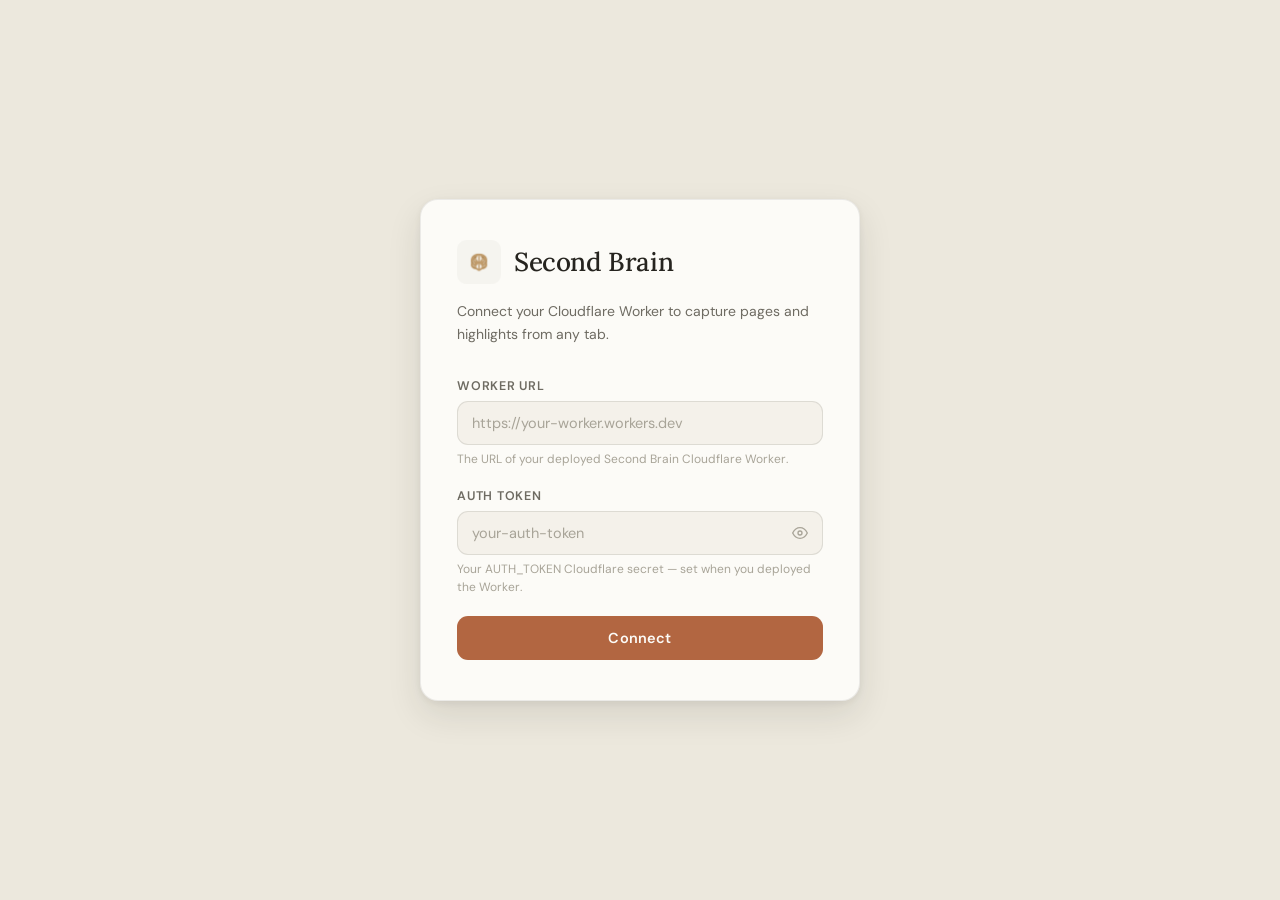
<file: setup.html>
<!DOCTYPE html>
<html lang="en">
<head>
  <meta charset="UTF-8">
  <meta name="viewport" content="width=device-width, initial-scale=1.0">
  <title>Second Brain — Setup</title>
  <link rel="preconnect" href="https://fonts.googleapis.com">
  <link href="https://fonts.googleapis.com/css2?family=Lora:ital,wght@0,400;0,500;0,600;1,400&family=DM+Sans:opsz,wght@9..40,400;9..40,500;9..40,600&display=swap" rel="stylesheet">
  <link rel="stylesheet" href="setup.css">
</head>
<body>
  <div class="page">
    <div class="card">

      <div class="brand">
        <img src="icons/icon.png" width="44" height="44" alt="">
        <h1>Second Brain</h1>
      </div>

      <p class="subtitle">Connect your Cloudflare Worker to capture pages and highlights from any tab.</p>

      <div id="form-section">
        <div class="field">
          <label for="worker-url">Worker URL</label>
          <input
            id="worker-url"
            type="url"
            placeholder="https://your-worker.workers.dev"
            autocomplete="off"
            spellcheck="false"
          />
          <span class="field-hint">The URL of your deployed Second Brain Cloudflare Worker.</span>
        </div>

        <div class="field">
          <label for="auth-token">Auth Token</label>
          <div class="input-wrap">
            <input
              id="auth-token"
              type="password"
              placeholder="your-auth-token"
              autocomplete="off"
              spellcheck="false"
            />
            <button id="btn-toggle-token" class="toggle-btn" type="button" aria-label="Show token">
              <svg id="icon-show" width="16" height="16" viewBox="0 0 24 24" fill="none" stroke="currentColor" stroke-width="2" stroke-linecap="round" stroke-linejoin="round">
                <path d="M1 12s4-8 11-8 11 8 11 8-4 8-11 8-11-8-11-8z"/>
                <circle cx="12" cy="12" r="3"/>
              </svg>
              <svg id="icon-hide" width="16" height="16" viewBox="0 0 24 24" fill="none" stroke="currentColor" stroke-width="2" stroke-linecap="round" stroke-linejoin="round" class="hidden">
                <path d="M17.94 17.94A10.07 10.07 0 0112 20c-7 0-11-8-11-8a18.45 18.45 0 015.06-5.94"/>
                <path d="M9.9 4.24A9.12 9.12 0 0112 4c7 0 11 8 11 8a18.5 18.5 0 01-2.16 3.19"/>
                <line x1="1" y1="1" x2="23" y2="23"/>
              </svg>
            </button>
          </div>
          <span class="field-hint">Your AUTH_TOKEN Cloudflare secret — set when you deployed the Worker.</span>
        </div>

        <button id="btn-connect" class="btn-primary">
          <span id="btn-label">Connect</span>
          <div id="btn-spinner" class="btn-spinner hidden"></div>
        </button>

        <div id="status" class="status hidden"></div>
      </div>

      <div id="success-section" class="success-section hidden">
        <div class="success-icon">
          <svg width="28" height="28" viewBox="0 0 24 24" fill="none" stroke="#5B8A6B" stroke-width="2.5" stroke-linecap="round" stroke-linejoin="round">
            <polyline points="20 6 9 17 4 12"/>
          </svg>
        </div>
        <h2 class="success-title">You're connected!</h2>
        <p id="success-count" class="success-desc"></p>
        <p class="success-desc">Click the Second Brain icon in your toolbar to start capturing pages.</p>
        <button id="btn-close" class="btn-primary btn-outline">Close Tab</button>
      </div>

    </div>
  </div>
  <script src="setup.js"></script>
</body>
</html>
</file>
<file: setup.css>
*, *::before, *::after {
  box-sizing: border-box;
  margin: 0;
  padding: 0;
}

body {
  font-family: 'DM Sans', system-ui, sans-serif;
  font-size: 14px;
  color: #26241F;
  background: #ECE8DD;
  min-height: 100vh;
  display: flex;
  align-items: center;
  justify-content: center;
  padding: 24px;
  -webkit-font-smoothing: antialiased;
  text-rendering: optimizeLegibility;
}

.page {
  width: 100%;
  max-width: 440px;
}

.card {
  background: #FCFBF7;
  border-radius: 18px;
  padding: 40px 36px;
  box-shadow: 0 2px 6px rgba(38, 36, 31, 0.06), 0 14px 34px rgba(38, 36, 31, 0.11);
  border: 0.5px solid rgba(38, 36, 31, 0.075);
}

/* Brand */
.brand {
  display: flex;
  align-items: center;
  gap: 13px;
  margin-bottom: 16px;
}

.brand h1 {
  font-family: 'Lora', Georgia, serif;
  font-size: 26px;
  font-weight: 500;
  color: #26241F;
  letter-spacing: -0.015em;
  line-height: 1.1;
}

.subtitle {
  font-size: 14px;
  color: #6E6B62;
  line-height: 1.65;
  margin-bottom: 32px;
}

/* Form */
.field {
  margin-bottom: 20px;
}

.field label {
  display: block;
  font-size: 12.5px;
  font-weight: 600;
  color: #6E6B62;
  text-transform: uppercase;
  letter-spacing: 0.06em;
  margin-bottom: 7px;
}

.field input {
  width: 100%;
  font-family: 'DM Sans', system-ui, sans-serif;
  font-size: 14.5px;
  color: #26241F;
  background: #F4F1EA;
  border: 0.5px solid rgba(38, 36, 31, 0.11);
  border-radius: 11px;
  padding: 12px 14px;
  outline: none;
  transition: border-color 0.18s, box-shadow 0.18s;
}

.field input::placeholder {
  color: #A8A498;
}

.field input:focus {
  border-color: #B26641;
  box-shadow: 0 0 0 3px rgba(178, 102, 65, 0.11);
  background: #FCFBF7;
}

.field-hint {
  display: block;
  font-size: 12px;
  color: #A8A498;
  margin-top: 6px;
  line-height: 1.45;
}

/* Password toggle */
.input-wrap {
  position: relative;
}

.input-wrap input {
  padding-right: 44px;
}

.toggle-btn {
  position: absolute;
  right: 11px;
  top: 50%;
  transform: translateY(-50%);
  background: none;
  border: none;
  cursor: pointer;
  color: #A8A498;
  display: flex;
  align-items: center;
  justify-content: center;
  padding: 4px;
  border-radius: 4px;
  transition: color 0.15s;
}

.toggle-btn:hover {
  color: #6E6B62;
}

/* Button */
.btn-primary {
  display: flex;
  align-items: center;
  justify-content: center;
  gap: 8px;
  width: 100%;
  padding: 13px 16px;
  background: #B26641;
  color: #FCFBF7;
  border: none;
  border-radius: 11px;
  font-family: 'DM Sans', system-ui, sans-serif;
  font-size: 14.5px;
  font-weight: 600;
  cursor: pointer;
  transition: background 0.18s, transform 0.12s;
  letter-spacing: 0.01em;
  margin-top: 4px;
}

.btn-primary:hover:not(:disabled) {
  background: #9C522F;
}

.btn-primary:active:not(:disabled) {
  transform: scale(0.99);
}

.btn-primary:disabled {
  opacity: 0.55;
  cursor: not-allowed;
}

.btn-outline {
  background: transparent;
  color: #B26641;
  border: 1px solid rgba(178, 102, 65, 0.35);
  margin-top: 20px;
}

.btn-outline:hover:not(:disabled) {
  background: rgba(178, 102, 65, 0.08);
}

/* Spinner inside button */
.btn-spinner {
  width: 16px;
  height: 16px;
  border: 2px solid rgba(252, 251, 247, 0.4);
  border-top-color: #FCFBF7;
  border-radius: 50%;
  animation: spin 0.7s linear infinite;
}

@keyframes spin {
  to { transform: rotate(360deg); }
}

/* Status */
.status {
  margin-top: 14px;
  padding: 11px 13px;
  border-radius: 10px;
  font-size: 13px;
  font-weight: 500;
  line-height: 1.45;
}

.status.success {
  background: rgba(91, 138, 107, 0.1);
  color: #3A6B4A;
  border: 0.5px solid rgba(91, 138, 107, 0.3);
}

.status.error {
  background: rgba(176, 80, 60, 0.08);
  color: #8C3A28;
  border: 0.5px solid rgba(176, 80, 60, 0.22);
}

/* Success section */
.success-section {
  text-align: center;
}

.success-icon {
  width: 58px;
  height: 58px;
  background: rgba(91, 138, 107, 0.1);
  border-radius: 50%;
  display: flex;
  align-items: center;
  justify-content: center;
  margin: 0 auto 20px;
}

.success-title {
  font-family: 'Lora', Georgia, serif;
  font-size: 22px;
  font-weight: 500;
  color: #26241F;
  margin-bottom: 12px;
  letter-spacing: -0.01em;
}

.success-desc {
  font-size: 14px;
  color: #6E6B62;
  line-height: 1.65;
  margin-bottom: 6px;
}

.hidden {
  display: none !important;
}
</file>
